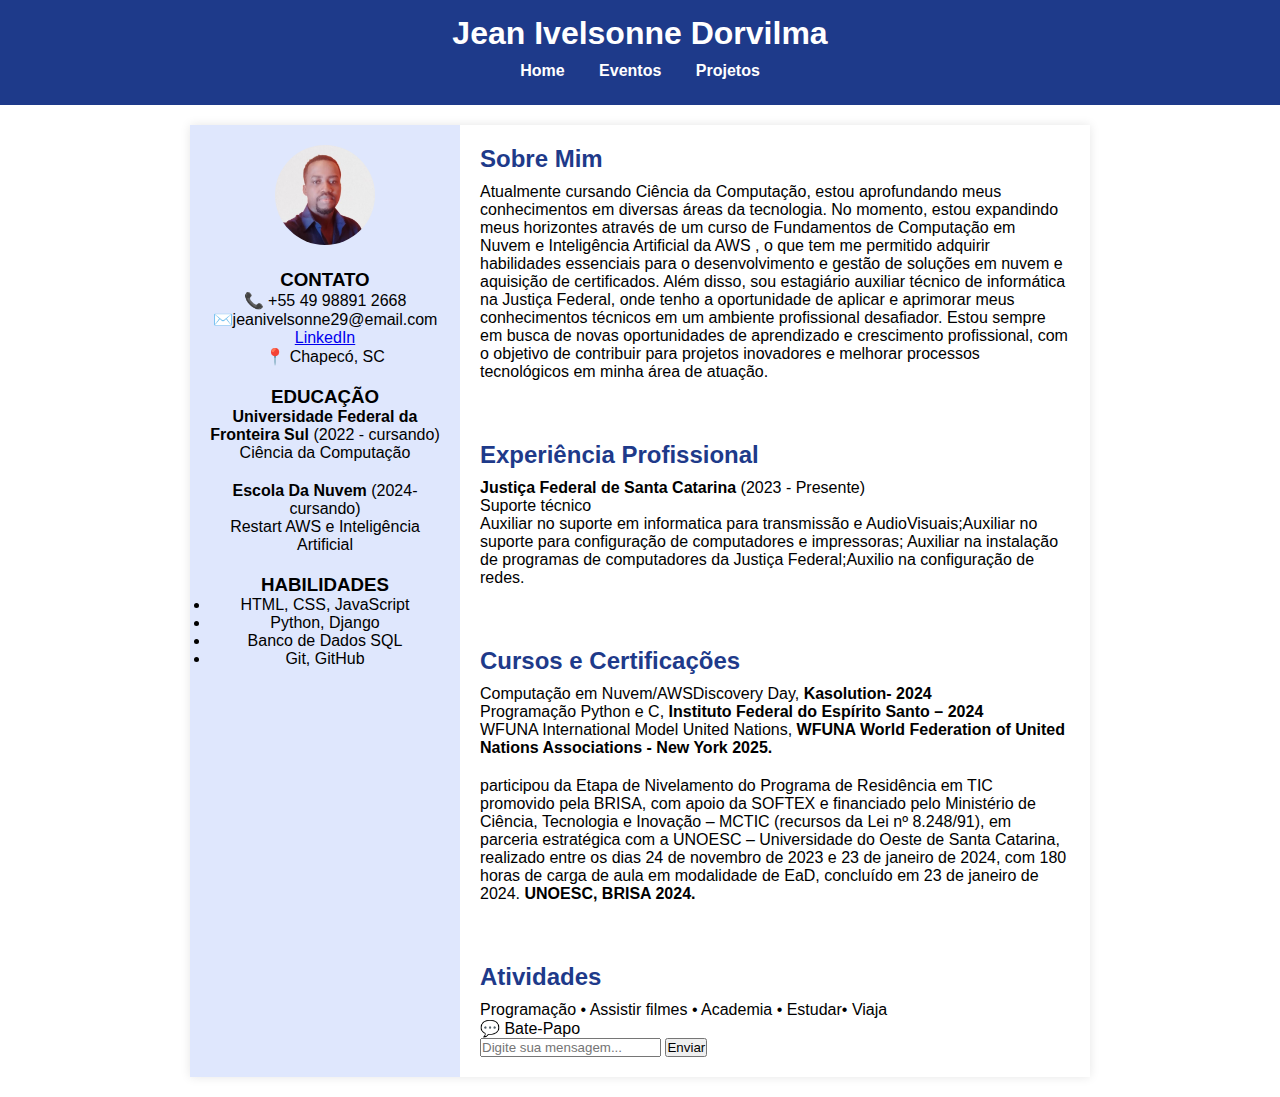
<file: index.html>
<!DOCTYPE html>
<html lang="en">
<head>
    <meta charset="UTF-8">
    <meta name="viewport" content="width=device-width, initial-scale=1.0">
    <title>Jean Ivelsonne - Portfólio</title>
    <link rel="stylesheet" href="styles.css">
</head>
<body>

    <!-- Cabeçalho com Menu -->
    <header class="main-header">
        <h1>Jean Ivelsonne Dorvilma</h1>
        <nav>
            <ul>
                <li><a href="index.html">Home</a></li>
                <li><a href="evento.html">Eventos</a></li>
                <li><a href="projetos.html">Projetos</a></li>
            </ul>
        </nav>
    </header>

    <div class="container">
        <!-- Barra Lateral -->
        <aside class="sidebar">
            <div class="profile-img">
                <img src="JEAN.jpg" alt="Jean Ivelsonne">
            </div>
            <section class="contact">
                <h3>CONTATO</h3>
                <p>📞 +55 49 98891 2668</p>
                <p>✉️jeanivelsonne29@email.com</p>
                <p> <a href="https://www.linkedin.com/in/jean-ivelsonne-dorvilma-1b4731140" target="_blank">LinkedIn</a></p>

                <p>📍 Chapecó, SC</p>
            </section>

            <section class="education">
                <h3>EDUCAÇÃO</h3>
                <p><strong>Universidade Federal da Fronteira Sul</strong> (2022 - cursando)</p>
                <p>Ciência da Computação</p>
            </section>

            <section class="education">
                
                <p><strong>Escola Da Nuvem</strong> (2024- cursando)</p>
                <p>Restart AWS e Inteligência Artificial</p>
            </section>

            <section class="skills">
                <h3>HABILIDADES</h3>
                <ul>
                    <li>HTML, CSS, JavaScript</li>
                    <li>Python, Django</li>
                    <li>Banco de Dados SQL</li>
                    <li>Git, GitHub</li>
                </ul>
            </section>
        </aside>   


        <!-- Conteúdo Principal -->
        <main class="content">
            <section class="profile">
                <h2>Sobre Mim</h2>
                <p>Atualmente cursando Ciência da Computação, estou aprofundando meus conhecimentos em diversas áreas da tecnologia. No momento, estou expandindo meus horizontes através de um curso de Fundamentos de Computação em Nuvem e Inteligência Artificial da AWS , o que tem me permitido adquirir habilidades essenciais para o desenvolvimento e gestão de soluções em nuvem e aquisição de certificados.

                    Além disso, sou estagiário auxiliar técnico de informática na Justiça Federal, onde tenho a oportunidade de aplicar e aprimorar meus conhecimentos técnicos em um ambiente profissional desafiador. 
                    
                    Estou sempre em busca de novas oportunidades de aprendizado e crescimento profissional, com o objetivo de contribuir para projetos inovadores e melhorar processos tecnológicos em minha área de atuação.</p>
            </section>

            <section class="work">
                <h2>Experiência Profissional</h2>
                <p><strong>Justiça Federal de Santa Catarina</strong> (2023 - Presente)</p>
                <p>Suporte técnico  </p>
                <p> Auxiliar no suporte em informatica para transmissão e AudioVisuais;Auxiliar no suporte para configuração de computadores e impressoras; Auxiliar na instalação de programas de computadores da Justiça Federal;Auxilio na configuração de redes.</p>

                
            </section>


            <section>

                <h2 class= "cursos"> Cursos e Certificações  </h2>
                <p>  Computação em Nuvem/AWSDiscovery
                    Day, <strong>Kasolution- 2024  </strong>  </p>

                <p>  Programação Python e C, <strong> Instituto Federal
                    do Espírito Santo – 2024   </strong></p>


                    <p>   WFUNA International Model United Nations,  <strong>WFUNA World Federation of United Nations Associations - New York 2025. </strong>  </p>
                    

                    <p class="pcertification"> participou da Etapa de Nivelamento do Programa de Residência em TIC promovido pela 
                        BRISA, com apoio da SOFTEX e financiado pelo Ministério de Ciência, Tecnologia e Inovação – MCTIC (recursos da Lei nº 8.248/91), em parceria estratégica com a UNOESC – 
                        Universidade do Oeste de Santa Catarina, realizado entre os dias 24 de novembro de 2023 e 
                        23 de janeiro de 2024, com 180 horas de carga de aula em modalidade de EaD, concluído 
                        em 23 de janeiro de 2024.  <strong>  UNOESC, BRISA 2024. </strong></p>

            </section>



            <section>
                <h2 class="atividade">  Atividades         </h2>
                <p> Programação • Assistir filmes • Academia • Estudar• Viaja</p>



            </section>




            <!-- Chatbox -->
<div id="chat-container">
    <div id="chat-header">💬 Bate-Papo</div>
    <div id="chat-body">
        <ul id="chat-messages"></ul>
    </div>
    <div id="chat-footer">
        <input type="text" id="chat-input" placeholder="Digite sua mensagem..." />
        <button onclick="sendMessage()">Enviar</button>
    </div>
</div>


        </main>
    </div>

</body>
</html>
</file>
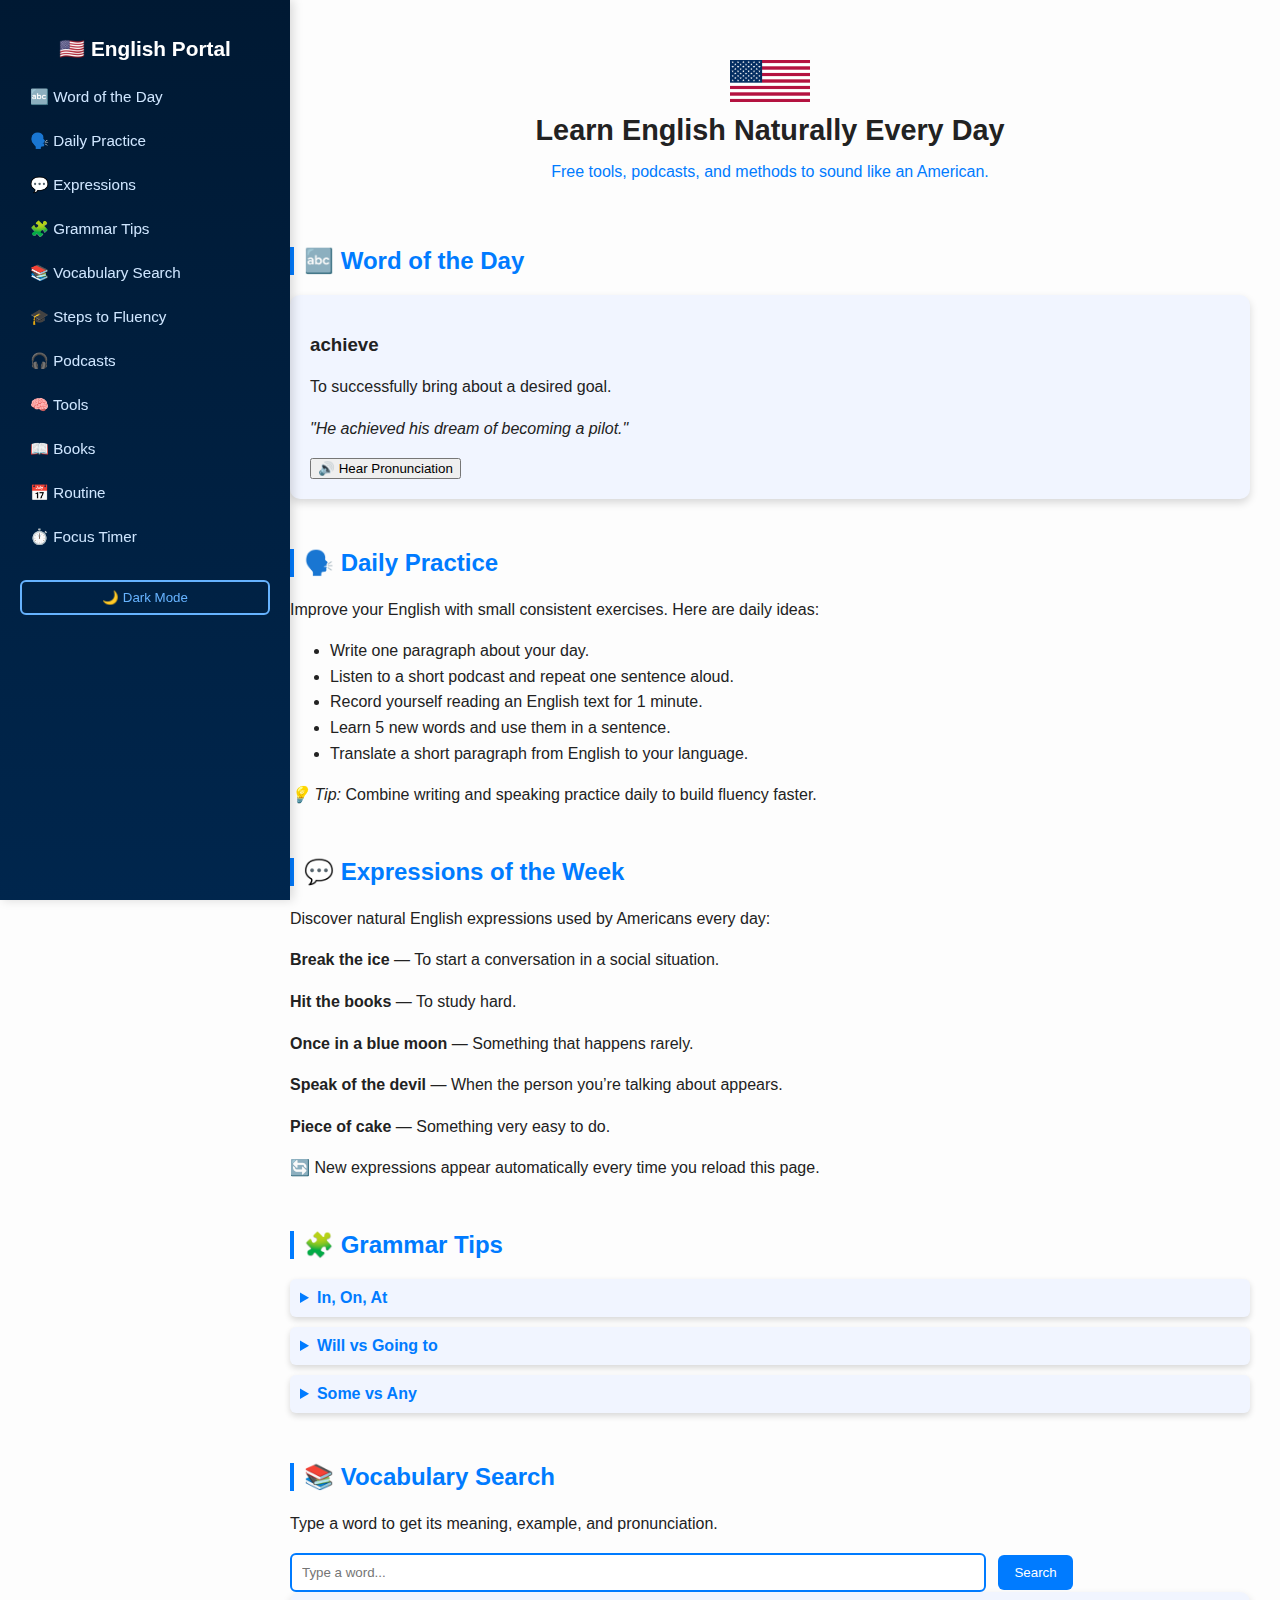
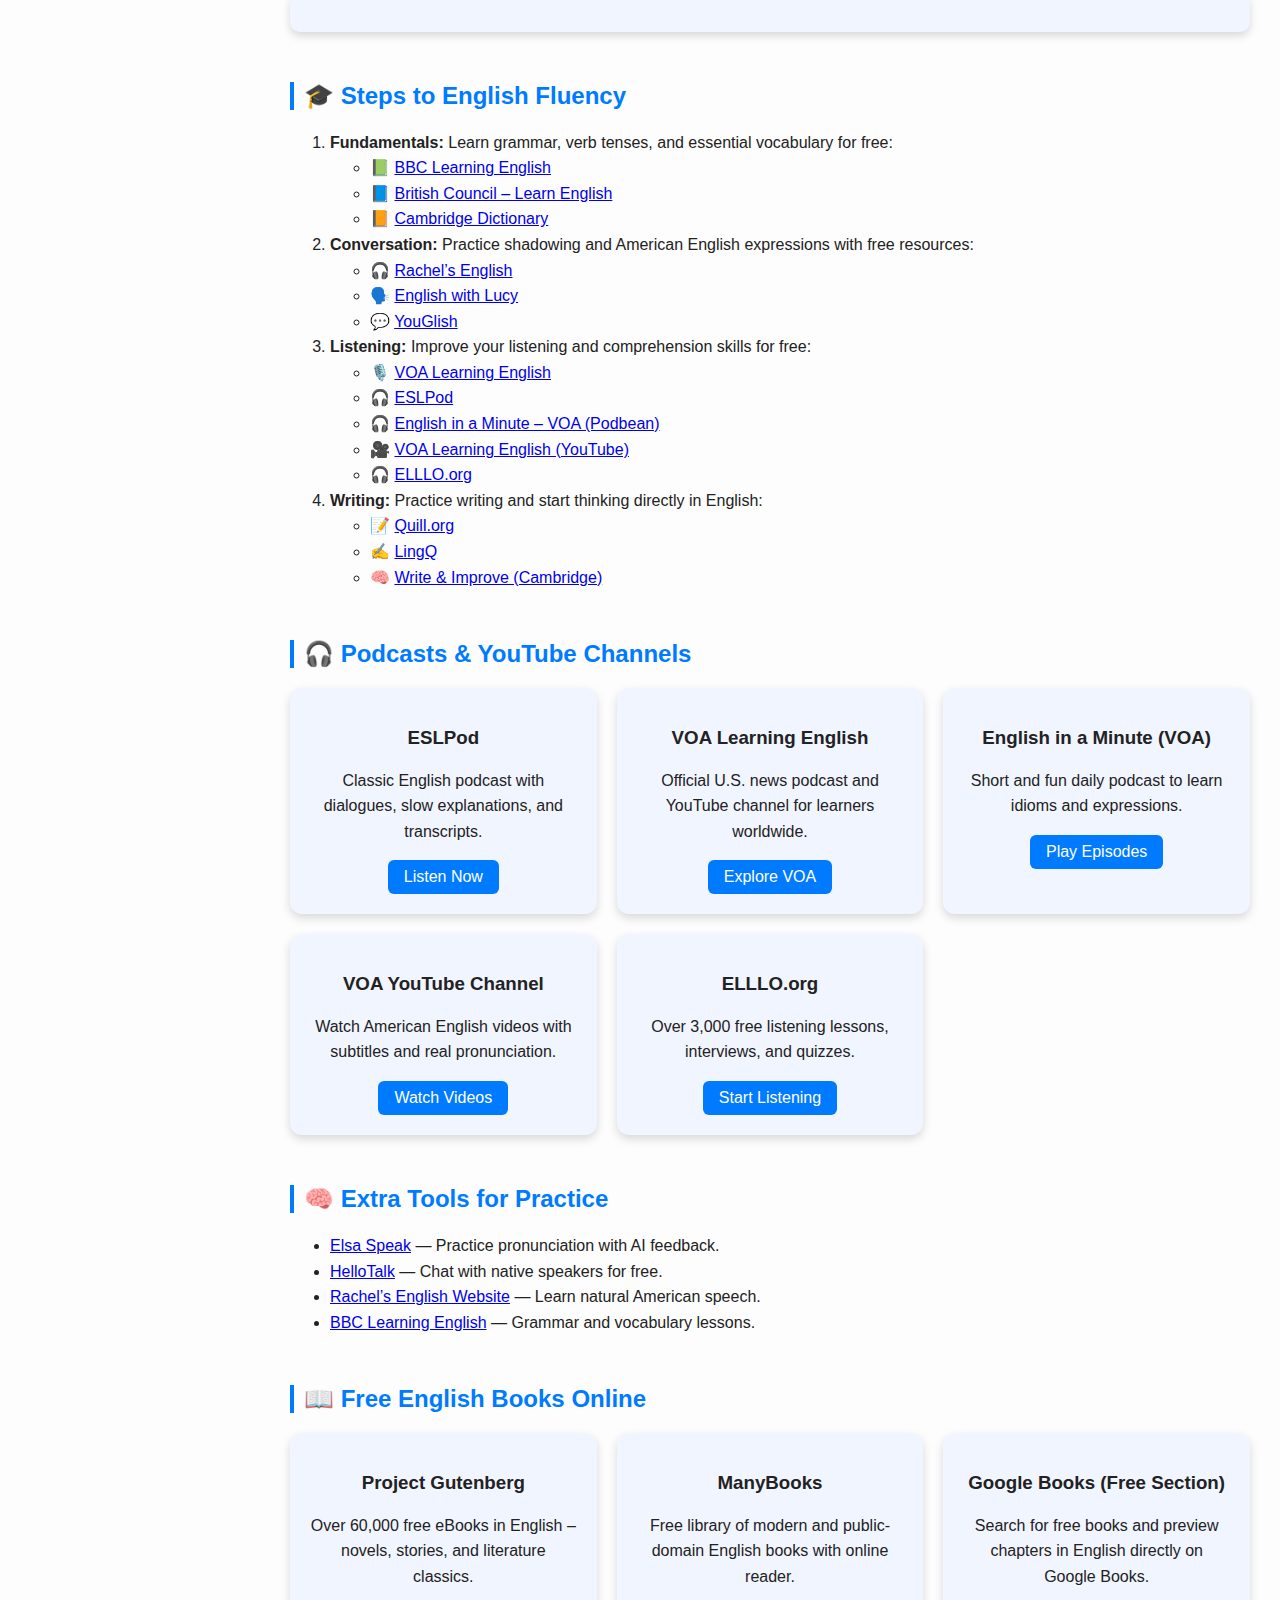
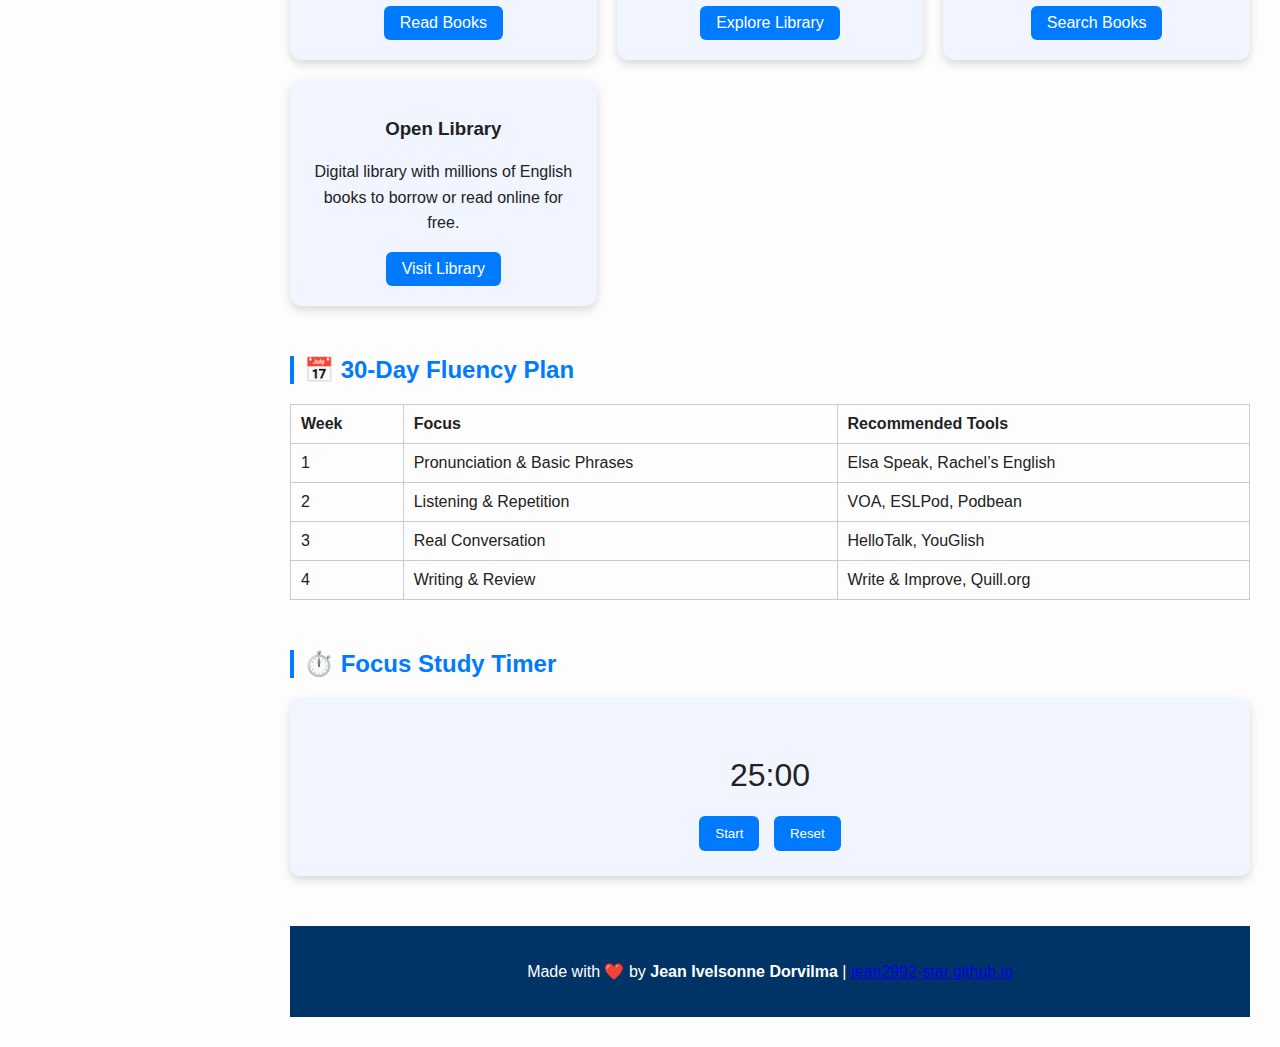
<file: english.html>
<!DOCTYPE html>
<html lang="en">
<head>
  <meta charset="UTF-8">
  <meta name="viewport" content="width=device-width, initial-scale=1.0">
  <title>English Portal 2.0 - Learn English Naturally</title>
  <link rel="stylesheet" href="css/english.css">
  <script src="script/english.js" defer></script>
  <link rel="icon" type="image/png" href="images/usflag.png">
</head>

<body>
  <!-- SIDEBAR MENU -->
  <aside class="sidebar">
    <h2>🇺🇸 English Portal</h2>
    <nav>
      <ul>
        <li><a href="#wordofday">🔤 Word of the Day</a></li>
        <li><a href="#practice">🗣️ Daily Practice</a></li>
        <li><a href="#expressions">💬 Expressions</a></li>
        <li><a href="#grammar">🧩 Grammar Tips</a></li>
        <li><a href="#vocabularysearch">📚 Vocabulary Search</a></li>
        <li><a href="#steps">🎓 Steps to Fluency</a></li>
        <li><a href="#podcasts">🎧 Podcasts</a></li>
        <li><a href="#tools">🧠 Tools</a></li>
        <li><a href="#books">📖 Books</a></li>
        <li><a href="#routine">📅 Routine</a></li>
        <li><a href="#timer">⏱️ Focus Timer</a></li>
      </ul>
    </nav>
    <button id="theme-toggle">🌙 Dark Mode</button>
  </aside>

  <!-- MAIN CONTENT -->
  <main>
    <header class="hero">
      <img src="images/usflag.png" alt="USA Flag" class="flag">
      <h1>Learn English Naturally Every Day</h1>
      <p>Free tools, podcasts, and methods to sound like an American.</p>
    </header>

    <!-- 1️⃣ WORD OF THE DAY -->
    <section id="wordofday" class="section">
      <h2>🔤 Word of the Day</h2>
      <div id="word-box">
        <h3 id="word">Loading...</h3>
        <p id="definition"></p>
        <p><em id="example"></em></p>
        <button id="audio-btn">🔊 Hear Pronunciation</button>
      </div>
    </section>

    <!-- 2️⃣ DAILY PRACTICE -->
    <section id="practice" class="section">
      <h2>🗣️ Daily Practice</h2>
      <p>Improve your English with small consistent exercises. Here are daily ideas:</p>
      <ul id="practice-list">
        <li>Write one paragraph about your day.</li>
        <li>Listen to a short podcast and repeat one sentence aloud.</li>
        <li>Record yourself reading an English text for 1 minute.</li>
        <li>Learn 5 new words and use them in a sentence.</li>
        <li>Translate a short paragraph from English to your language.</li>
      </ul>
      <p><i>💡 Tip:</i> Combine writing and speaking practice daily to build fluency faster.</p>
    </section>

    <!-- 3️⃣ EXPRESSIONS -->
    <section id="expressions" class="section">
      <h2>💬 Expressions of the Week</h2>
      <p>Discover natural English expressions used by Americans every day:</p>
      <div id="expression-list">
        <p><b>Break the ice</b> — To start a conversation in a social situation.</p>
        <p><b>Hit the books</b> — To study hard.</p>
        <p><b>Piece of cake</b> — Something very easy to do.</p>
        <p><b>Once in a blue moon</b> — Something that happens rarely.</p>
        <p><b>Speak of the devil</b> — When the person you’re talking about appears.</p>
      </div>
      <p class="note">🔄 New expressions appear automatically every time you reload this page.</p>
    </section>

    <!-- 4️⃣ GRAMMAR TIPS -->
    <section id="grammar" class="section">
      <h2>🧩 Grammar Tips</h2>
      <p>Learn key grammar differences with examples:</p>

      <details>
        <summary>Do vs Make</summary>
        <p>Use <b>do</b> for actions (do homework) and <b>make</b> for creating (make a cake).</p>
      </details>

      <details>
        <summary>Some vs Any</summary>
        <p>Use <b>some</b> in positive sentences and <b>any</b> in negatives or questions.</p>
      </details>

      <details>
        <summary>Since vs For</summary>
        <p>Use <b>since</b> for start points (since 2020) and <b>for</b> for durations (for 2 years).</p>
      </details>

      <p class="note">💡 Three random grammar tips will refresh dynamically each visit.</p>
    </section>

    <!-- 5️⃣ VOCABULARY SEARCH -->
    <section id="vocabularysearch" class="section">
      <h2>📚 Vocabulary Search</h2>
      <p>Type a word to get its meaning, example, and pronunciation.</p>
      <input type="text" id="searchWord" placeholder="Type a word..." />
      <button id="searchBtn">Search</button>
      <div id="result"></div>
    </section>

    <!-- 6️⃣ STEPS TO FLUENCY -->
    <section id="steps" class="section">
      <h2>🎓 Steps to English Fluency</h2>
      <ol>
        <li>
          <strong>Fundamentals:</strong> Learn grammar, verb tenses, and essential vocabulary for free:
          <ul>
            <li>📗 <a href="https://www.bbc.co.uk/learningenglish" target="_blank">BBC Learning English</a></li>
            <li>📘 <a href="https://learnenglish.britishcouncil.org/" target="_blank">British Council – Learn English</a></li>
            <li>📙 <a href="https://dictionary.cambridge.org/" target="_blank">Cambridge Dictionary</a></li>
          </ul>
        </li>

        <li>
          <strong>Conversation:</strong> Practice shadowing and American English expressions with free resources:
          <ul>
            <li>🎧 <a href="https://www.youtube.com/@rachelsenglish" target="_blank">Rachel’s English</a></li>
            <li>🗣️ <a href="https://www.youtube.com/@englishwithlucy" target="_blank">English with Lucy</a></li>
            <li>💬 <a href="https://youglish.com/" target="_blank">YouGlish</a></li>
          </ul>
        </li>

        <li>
          <strong>Listening:</strong> Improve your listening and comprehension skills for free:
          <ul>
            <li>🎙️ <a href="https://learningenglish.voanews.com/z/1689" target="_blank">VOA Learning English</a></li>
            <li>🎧 <a href="https://eslpod.com/" target="_blank">ESLPod</a></li>
            <li>🎧 <a href="https://www.podbean.com/podcast-detail/yht34-41a86/English-in-a-Minute---VOA-Learning-English-Podcast" target="_blank">English in a Minute – VOA (Podbean)</a></li>
            <li>🎥 <a href="https://www.youtube.com/@voalearningenglish" target="_blank">VOA Learning English (YouTube)</a></li>
            <li>🎧 <a href="https://elllo.org/" target="_blank">ELLLO.org</a></li>
          </ul>
        </li>

        <li>
          <strong>Writing:</strong> Practice writing and start thinking directly in English:
          <ul>
            <li>📝 <a href="https://www.quill.org/" target="_blank">Quill.org</a></li>
            <li>✍️ <a href="https://www.lingq.com/en/" target="_blank">LingQ</a></li>
            <li>🧠 <a href="https://writeandimprove.com/" target="_blank">Write & Improve (Cambridge)</a></li>
          </ul>
        </li>
      </ol>
    </section>

    <!-- PODCASTS -->
    <section id="podcasts" class="section">
      <h2>🎧 Podcasts & YouTube Channels</h2>
      <div class="podcast-grid">
        <div class="pod-card">
          <h3>ESLPod</h3>
          <p>Classic English podcast with dialogues, slow explanations, and transcripts.</p>
          <a href="https://eslpod.com/" target="_blank" class="btn">Listen Now</a>
        </div>
        <div class="pod-card">
          <h3>VOA Learning English</h3>
          <p>Official U.S. news podcast and YouTube channel for learners worldwide.</p>
          <a href="https://learningenglish.voanews.com/z/1689" target="_blank" class="btn">Explore VOA</a>
        </div>
        <div class="pod-card">
          <h3>English in a Minute (VOA)</h3>
          <p>Short and fun daily podcast to learn idioms and expressions.</p>
          <a href="https://www.podbean.com/podcast-detail/yht34-41a86/English-in-a-Minute---VOA-Learning-English-Podcast" target="_blank" class="btn">Play Episodes</a>
        </div>
        <div class="pod-card">
          <h3>VOA YouTube Channel</h3>
          <p>Watch American English videos with subtitles and real pronunciation.</p>
          <a href="https://www.youtube.com/@voalearningenglish" target="_blank" class="btn">Watch Videos</a>
        </div>
        <div class="pod-card">
          <h3>ELLLO.org</h3>
          <p>Over 3,000 free listening lessons, interviews, and quizzes.</p>
          <a href="https://elllo.org/" target="_blank" class="btn">Start Listening</a>
        </div>
      </div>
    </section>

    <!-- TOOLS -->
    <section id="tools" class="section">
      <h2>🧠 Extra Tools for Practice</h2>
      <ul>
        <li><a href="https://www.elsaspeak.com" target="_blank">Elsa Speak</a> — Practice pronunciation with AI feedback.</li>
        <li><a href="https://www.hellotalk.com" target="_blank">HelloTalk</a> — Chat with native speakers for free.</li>
        <li><a href="https://rachelsenglish.com" target="_blank">Rachel’s English Website</a> — Learn natural American speech.</li>
        <li><a href="https://www.bbc.co.uk/learningenglish" target="_blank">BBC Learning English</a> — Grammar and vocabulary lessons.</li>
      </ul>
    </section>

    <!-- BOOKS -->
    <section id="books" class="section">
      <h2>📖 Free English Books Online</h2>
      <div class="book-grid">
        <div class="book-card">
          <h3>Project Gutenberg</h3>
          <p>Over 60,000 free eBooks in English – novels, stories, and literature classics.</p>
          <a href="https://www.gutenberg.org/" target="_blank" class="btn">Read Books</a>
        </div>
        <div class="book-card">
          <h3>ManyBooks</h3>
          <p>Free library of modern and public-domain English books with online reader.</p>
          <a href="https://manybooks.net/language/English" target="_blank" class="btn">Explore Library</a>
        </div>
        <div class="book-card">
          <h3>Google Books (Free Section)</h3>
          <p>Search for free books and preview chapters in English directly on Google Books.</p>
          <a href="https://books.google.com/?lr=lang_en" target="_blank" class="btn">Search Books</a>
        </div>
        <div class="book-card">
          <h3>Open Library</h3>
          <p>Digital library with millions of English books to borrow or read online for free.</p>
          <a href="https://openlibrary.org/" target="_blank" class="btn">Visit Library</a>
        </div>
      </div>
    </section>

    <!-- ROUTINE -->
    <section id="routine" class="section">
      <h2>📅 30-Day Fluency Plan</h2>
      <table>
        <tr><th>Week</th><th>Focus</th><th>Recommended Tools</th></tr>
        <tr><td>1</td><td>Pronunciation & Basic Phrases</td><td>Elsa Speak, Rachel’s English</td></tr>
        <tr><td>2</td><td>Listening & Repetition</td><td>VOA, ESLPod, Podbean</td></tr>
        <tr><td>3</td><td>Real Conversation</td><td>HelloTalk, YouGlish</td></tr>
        <tr><td>4</td><td>Writing & Review</td><td>Write & Improve, Quill.org</td></tr>
      </table>
    </section>

    <!-- TIMER -->
    <section id="timer" class="section">
      <h2>⏱️ Focus Study Timer</h2>
      <div id="timer-box">
        <p id="time">25:00</p>
        <button id="startTimer">Start</button>
        <button id="resetTimer">Reset</button>
      </div>
    </section>

    <footer>
      <p>Made with ❤️ by <b>Jean Ivelsonne Dorvilma</b> | 
      <a href="https://jean2992-star.github.io" target="_blank">jean2992-star.github.io</a></p>
    </footer>
  </main>
</body>
</html>
</file>
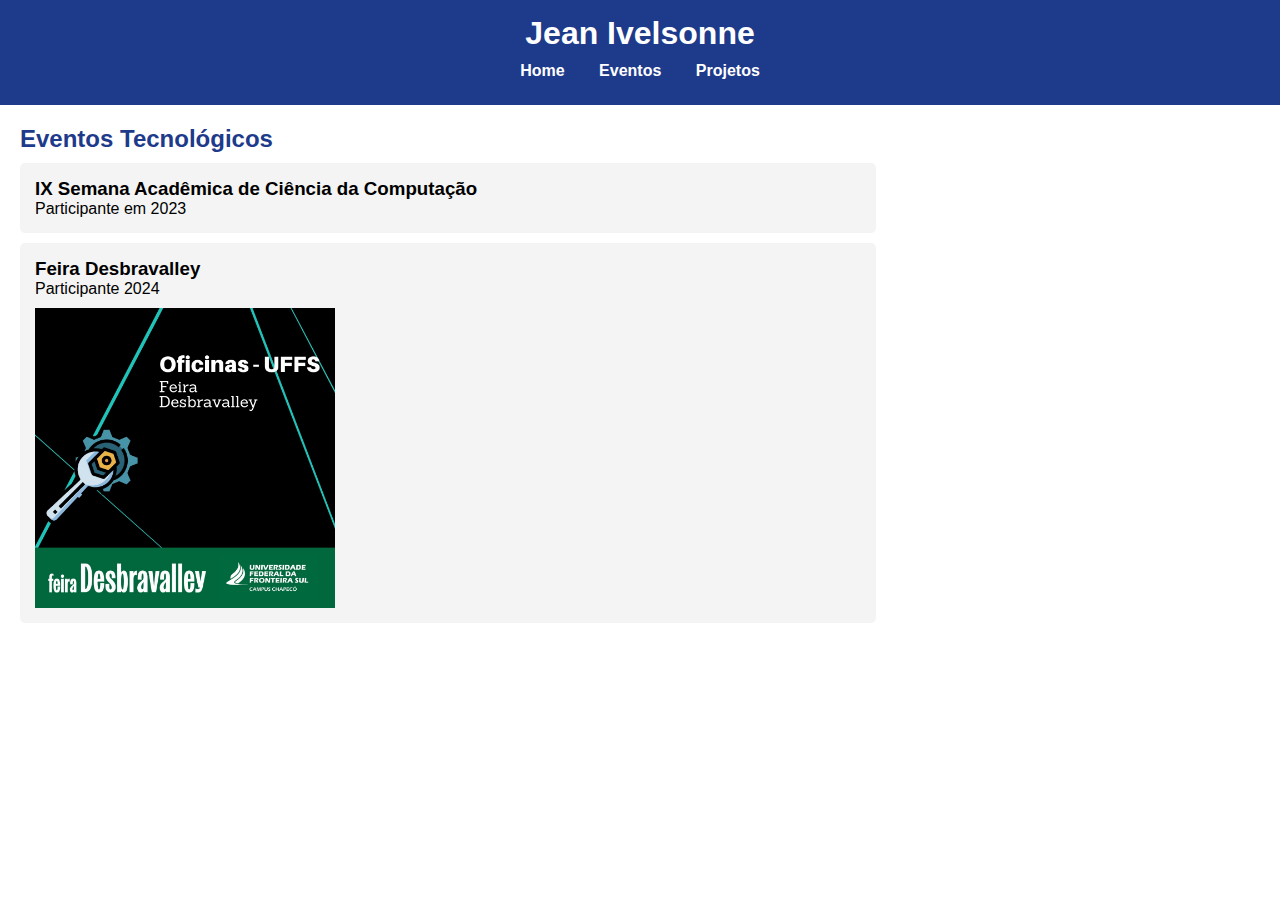
<file: evento.html>
<!DOCTYPE html>
<html lang="en">
<head>
    <meta charset="UTF-8">
    <meta name="viewport" content="width=device-width, initial-scale=1.0">
    <title>Eventos - Jean Ivelsonne</title>
    <link rel="stylesheet" href="styles.css">
</head>
<body>

    <header class="main-header">
        <h1>Jean Ivelsonne</h1>
        <nav>
            <ul>
                <li><a href="index.html">Home</a></li>
                <li><a href="evento.html">Eventos</a></li>
                <li><a href="projetos.html">Projetos</a></li>
            </ul>
        </nav>
    </header>

    <main class="content">
        <h2>Eventos Tecnológicos</h2>
        <div class="event">
            <h3> IX Semana Acadêmica de Ciência da Computação</h3>
            <p>Participante em 2023</p>
        </div>

        <div class="event">
            <h3>Feira Desbravalley</h3>
            <p>Participante 2024</p>
            <img src="desbravalley.jpg" alt="Foto do desbravalley">
        </div>
    </main>

</body>
</html>
</file>
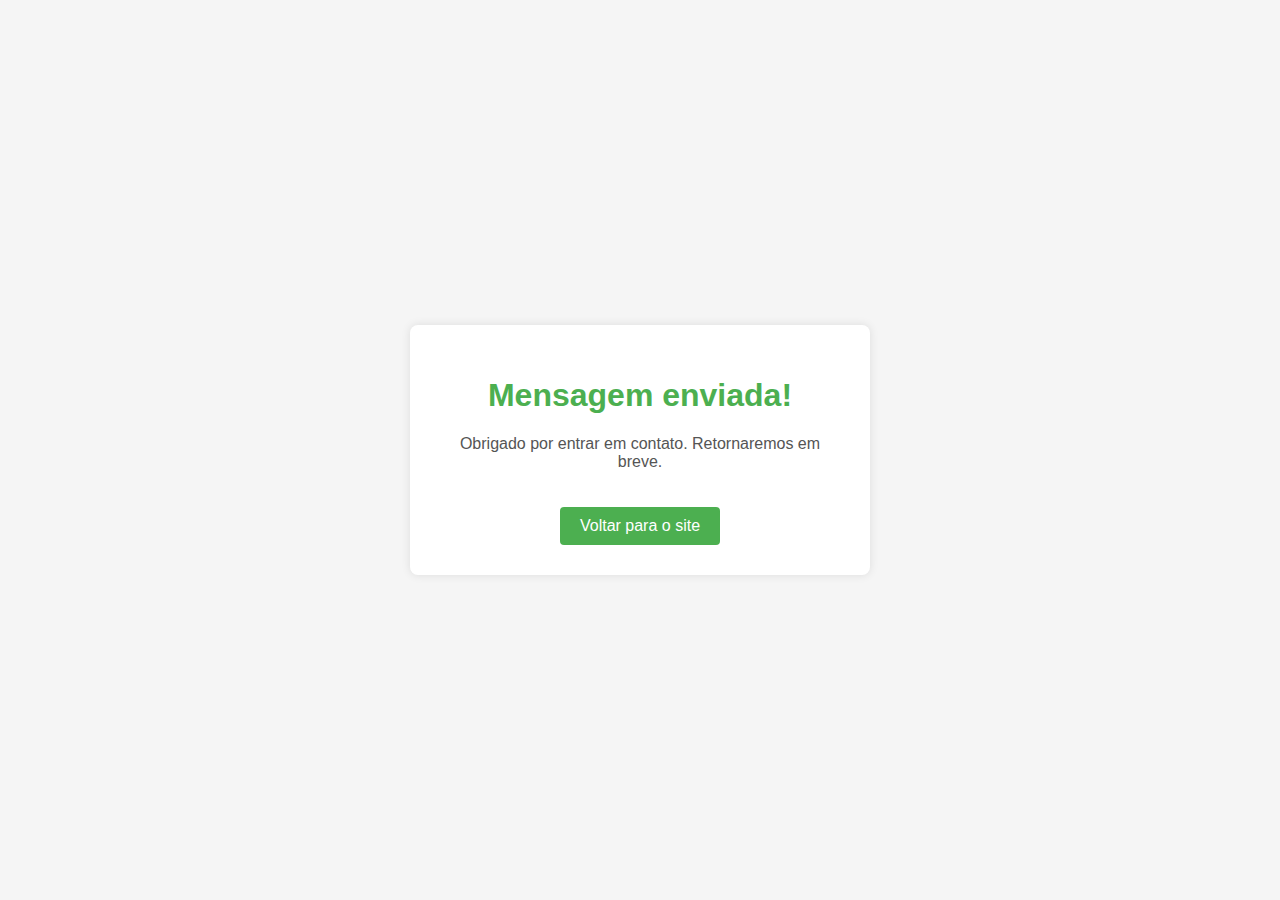
<file: obrigado.html>
<!DOCTYPE html>
<html lang="pt-BR">
<head>
  <meta charset="UTF-8">
  <meta name="viewport" content="width=device-width, initial-scale=1.0">
  <title>Obrigado pelo contato!</title>
   <link rel="stylesheet" href="obrigado.css"/>

</head>
<body>
  <div class="container">
    <h1>Mensagem enviada!</h1>
    <p>Obrigado por entrar em contato. Retornaremos em breve.</p>
    <a href="index.html">Voltar para o site</a>
  </div>
</body>
</html>
</file>
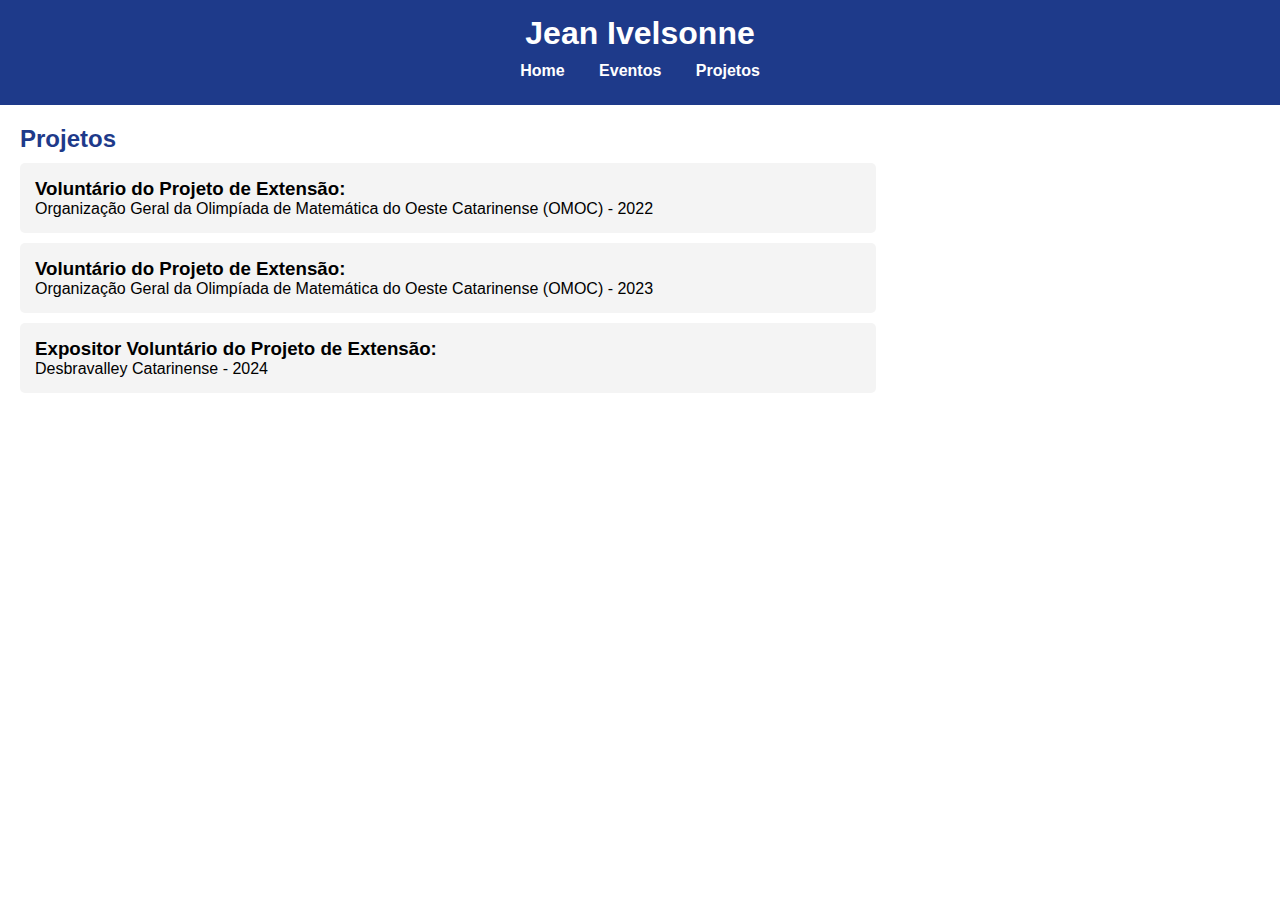
<file: projetos.html>
<!DOCTYPE html>
<html lang="en">
<head>
    <meta charset="UTF-8">
    <meta name="viewport" content="width=device-width, initial-scale=1.0">
    <title>Projetos - Jean Ivelsonne</title>
    <link rel="stylesheet" href="styles.css">
</head>
<body>

    <header class="main-header">
        <h1>Jean Ivelsonne</h1>
        <nav>
            <ul>
                <li><a href="index.html">Home</a></li>
                <li><a href="eventos.html">Eventos</a></li>
                <li><a href="projetos.html">Projetos</a></li>
            </ul>
        </nav>
    </header>

    <main class="content">
        <h2>Projetos</h2>

        <div class="project">
            <h3> Voluntário do Projeto de Extensão:</h3>
            <p>Organização Geral da Olimpíada de Matemática do Oeste  
                Catarinense (OMOC) - 2022</p>
        </div>

        <div class="project">
            <h3>Voluntário do Projeto de Extensão:</h3>
            <p>Organização Geral da Olimpíada de Matemática do Oeste  
                Catarinense (OMOC) - 2023</p>
        </div>

        <div class="project">
            <h3>Expositor Voluntário do Projeto de Extensão:</h3>
            <p>Desbravalley Catarinense - 2024</p>
        </div>


    </main>

</body>
</html>
</file>
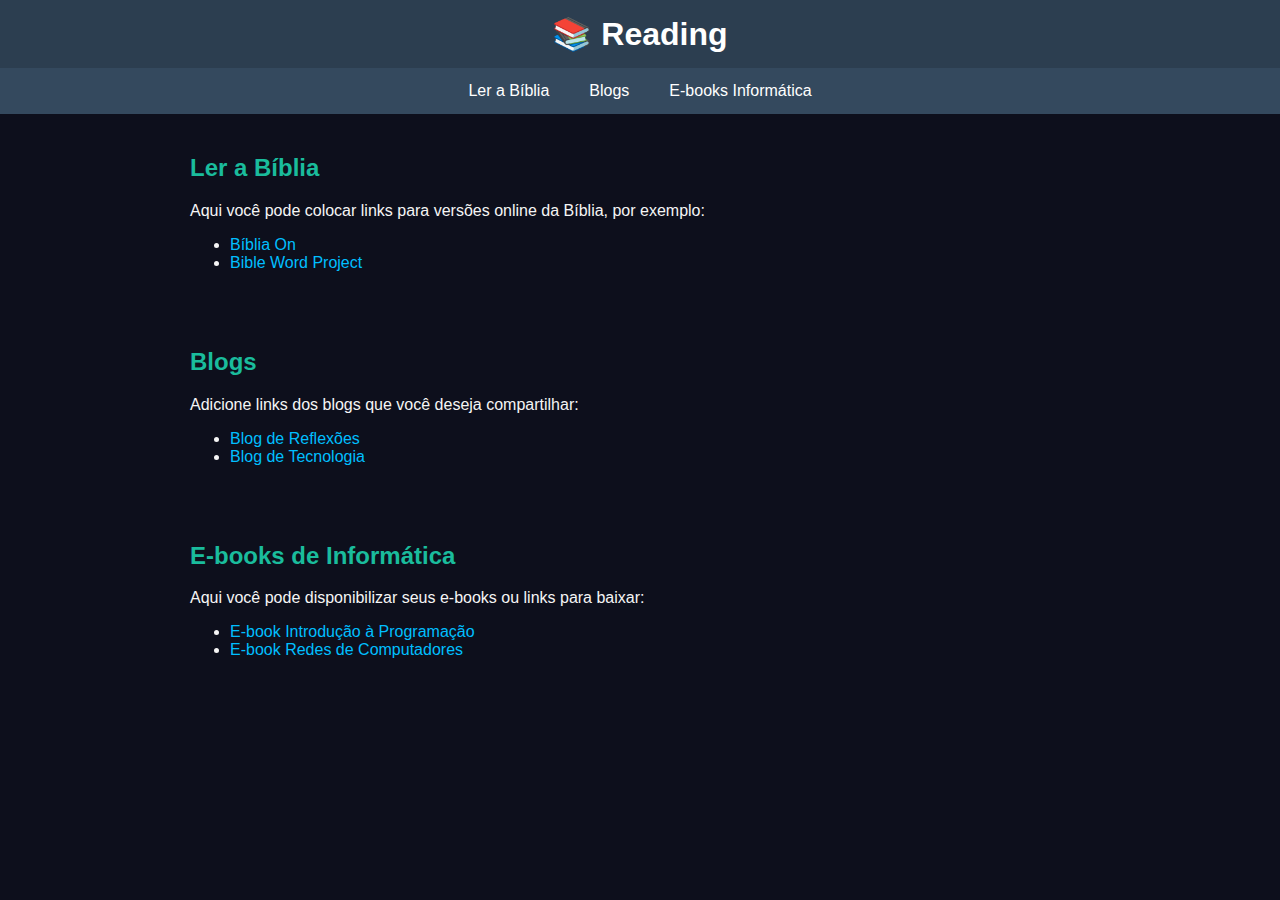
<file: read.html>
<!DOCTYPE html>
<html lang="pt-BR">
<head>
  <meta charset="UTF-8">
  <meta name="viewport" content="width=device-width, initial-scale=1.0">
  <title>Read - Biblioteca Online</title>
  <!-- Link para o CSS externo -->
  <link rel="stylesheet" href="css/read.css">
</head>
<body>
  <header>
    <h1>📚 Reading</h1>
  </header>

  <nav>
    <a href="https://www.wordproject.org" target="_blank">Ler a Bíblia</a>
    <a href="https://www.infosweet.com.br/" target="_blank">Blogs</a>
    <a href="#ebooks" target="_blank">E-books Informática</a>
  </nav>

  <section id="biblia">
    <h2>Ler a Bíblia</h2>
    <p>Aqui você pode colocar links para versões online da Bíblia, por exemplo:</p>
    <ul >
      <li><a href="https://www.bibliaon.com/genesis_2/" target="_blank">Bíblia On</a></li>
      <li><a href="https://www.wordproject.org/bibles/fr/index.htm" target="_blank">Bible Word Project</a></li>
    </ul>
  </section>

  <section id="blogs">
    <h2>Blogs</h2>
    <p>Adicione links dos blogs que você deseja compartilhar:</p>
    <ul>
      <li><a href="https://www.infosweet.com.br/" target="_blank">Blog de Reflexões</a></li>
      <li><a href="https://infosweet.com.br/category/tecnologia/" target="_blank">Blog de Tecnologia</a></li>
    </ul>
  </section>

  <section id="ebooks">
    <h2>E-books de Informática</h2>
    <p>Aqui você pode disponibilizar seus e-books ou links para baixar:</p>
    <ul>
      <li><a href="https://freecomputerbooks.com/" target="_blank">E-book Introdução à Programação</a></li>
      <li><a href="https://freecomputerbooks.com/networkCategory.html" target="_blank">E-book Redes de Computadores</a></li>
    </ul>
  </section>
</body>
</html>
</file>
<file: css/english.css>
/* ========= ROOT VARIABLES ========= */
:root {
  --bg: #fdfdfd;
  --text: #222;
  --header-bg: #003366;
  --accent: #007bff;
  --card-bg: #f1f5ff;
  --shadow: rgba(0, 0, 0, 0.15);
}

/* ========= GLOBAL ========= */
body {
  font-family: 'Inter', sans-serif;
  margin: 0;
  display: flex;
  background-color: var(--bg);
  color: var(--text);
  transition: 0.4s;
}

/* ========= SIDEBAR ========= */
.sidebar {
  width: 250px;
  background: linear-gradient(180deg, #001933, #00264d);
  color: #fff;
  position: fixed;
  top: 0;
  bottom: 0;
  padding: 20px;
  box-shadow: 3px 0 10px var(--shadow);
  overflow-y: auto;
}

.sidebar h2 {
  text-align: center;
  font-size: 1.3rem;
  margin-bottom: 1.2rem;
}

.sidebar ul {
  list-style: none;
  padding: 0;
  margin: 0;
}

.sidebar ul li {
  margin: 10px 0;
}

.sidebar ul li a {
  color: #cfe6ff;
  text-decoration: none;
  font-size: 0.95rem;
  display: block;
  padding: 8px 10px;
  border-radius: 6px;
  transition: background 0.3s;
}

.sidebar ul li a:hover {
  background-color: rgba(255, 255, 255, 0.15);
  color: #fff;
}

#theme-toggle {
  margin-top: 1rem;
  width: 100%;
  border: 2px solid #66b3ff;
  background: none;
  color: #66b3ff;
  padding: 8px;
  border-radius: 6px;
  cursor: pointer;
  transition: 0.3s;
}

#theme-toggle:hover {
  background: #66b3ff;
  color: #001933;
}

/* ========= MAIN AREA ========= */
main {
  margin-left: 260px;
  padding: 30px;
  flex: 1;
}

.hero {
  text-align: center;
  padding: 30px 10px;
}

.hero .flag {
  width: 80px;
  height: auto;
}

.hero h1 {
  font-size: 1.8rem;
  margin: 0.5rem 0;
}

.hero p {
  font-size: 1rem;
  color: var(--accent);
}

/* ========= SECTIONS ========= */
.section {
  margin-bottom: 50px;
}

.section h2 {
  color: var(--accent);
  border-left: 4px solid var(--accent);
  padding-left: 10px;
  margin-bottom: 20px;
}

.section p, 
.section li {
  line-height: 1.6;
}

/* ========= BUTTONS ========= */
.btn {
  display: inline-block;
  background: var(--accent);
  color: white;
  padding: 8px 16px;
  border-radius: 6px;
  text-decoration: none;
  transition: 0.3s;
}

.btn:hover {
  background: #005dc1;
}

/* ========= GRIDS ========= */
.podcast-grid,
.book-grid,
.vocab-grid {
  display: grid;
  grid-template-columns: repeat(auto-fit, minmax(230px, 1fr));
  gap: 20px;
  margin-top: 15px;
}

/* ========= CARDS ========= */
.pod-card,
.book-card,
.vocab-card {
  background-color: var(--card-bg);
  padding: 20px;
  border-radius: 12px;
  text-align: center;
  box-shadow: 0 4px 10px var(--shadow);
  transition: transform 0.3s, background 0.3s;
}

.pod-card:hover,
.book-card:hover,
.vocab-card:hover {
  transform: translateY(-5px);
  background-color: #e8f0ff;
}

/* ========= TABLE ========= */
table {
  width: 100%;
  border-collapse: collapse;
  margin-top: 15px;
}

th, td {
  border: 1px solid #ccc;
  padding: 10px;
  text-align: left;
}

/* ========= FOOTER ========= */
footer {
  text-align: center;
  background-color: var(--header-bg);
  color: white;
  padding: 20px;
  margin-top: 50px;
}

/* ========= DARK MODE ========= */
body.dark {
  --bg: #0a0a0a;
  --text: #eaeaea;
  --header-bg: #0d1a26;
  --accent: #66b3ff;
  --card-bg: #1a1a1a;
  --shadow: rgba(255, 255, 255, 0.08);
}

body.dark .sidebar {
  background: linear-gradient(180deg, #000814, #001d3d);
}

body.dark a {
  color: #80bfff;
}

body.dark .btn {
  background: #3388ff;
}

body.dark .btn:hover {
  background: #5ca8ff;
}

body.dark .pod-card:hover,
body.dark .vocab-card:hover,
body.dark .book-card:hover {
  background-color: #222;
}

/* ========= WORD BOX / VOCAB SEARCH ========= */
#word-box, #result {
  background-color: var(--card-bg);
  border-radius: 10px;
  padding: 20px;
  box-shadow: 0 4px 8px var(--shadow);
}

#searchWord {
  width: 70%;
  padding: 10px;
  border: 2px solid var(--accent);
  border-radius: 6px;
}

#searchBtn {
  padding: 10px 16px;
  margin-left: 8px;
  background-color: var(--accent);
  border: none;
  color: white;
  border-radius: 6px;
  cursor: pointer;
  transition: 0.3s;
}

#searchBtn:hover {
  background-color: #005dc1;
}

/* ========= TIMER ========= */
#timer-box {
  background-color: var(--card-bg);
  padding: 20px;
  border-radius: 10px;
  text-align: center;
  box-shadow: 0 4px 10px var(--shadow);
}

#time {
  font-size: 2rem;
  margin-bottom: 10px;
}

#startTimer, #resetTimer {
  padding: 10px 16px;
  margin: 5px;
  background: var(--accent);
  border: none;
  color: white;
  border-radius: 6px;
  cursor: pointer;
}

#startTimer:hover, #resetTimer:hover {
  background: #005dc1;
}

/* ========= DETAILS (GRAMMAR) ========= */
details {
  background-color: var(--card-bg);
  margin: 10px 0;
  padding: 10px;
  border-radius: 6px;
  box-shadow: 0 3px 6px var(--shadow);
}

summary {
  cursor: pointer;
  font-weight: bold;
  color: var(--accent);
}

details p {
  margin-left: 15px;
}

/* ========= RESPONSIVE ========= */
@media (max-width: 900px) {
  .sidebar {
    position: fixed;
    width: 200px;
  }

  main {
    margin-left: 210px;
    padding: 20px;
  }
}

@media (max-width: 700px) {
  .sidebar {
    display: none;
  }

  main {
    margin: 0;
    padding: 10px;
  }
}
</file>
<file: obrigado.css>
body {
      font-family: Arial, sans-serif;
      background: #f5f5f5;
      display: flex;
      justify-content: center;
      align-items: center;
      height: 100vh;
      margin: 0;
    }
    .container {
      background: white;
      padding: 30px;
      border-radius: 8px;
      box-shadow: 0 0 10px rgba(0,0,0,0.1);
      text-align: center;
      max-width: 400px;
    }
    h1 {
      color: #4CAF50;
    }
    p {
      color: #555;
    }
    a {
      display: inline-block;
      margin-top: 20px;
      padding: 10px 20px;
      background: #4CAF50;
      color: white;
      text-decoration: none;
      border-radius: 4px;
    }
    a:hover {
      background: #45a049;
    }
/* Pagina obrigado */
</file>
<file: css/read.css>
body {
  font-family: Arial, sans-serif;
  margin: 0;
  background: #0D0F1C; /* fundo da cor da imagem */
  color: #f5f5f5;      /* texto claro para contraste */
}

header {
  background: #2c3e50;
  padding: 15px;
  text-align: center;
}

header h1 {
  color: #fff;
  margin: 0;
}

nav {
  display: flex;
  justify-content: center;
  background: #34495e;
}

nav a {
  color: #fff;
  text-decoration: none;
  padding: 14px 20px;
  display: block;
  transition: background 0.3s;
}

nav a:hover {
  background: #1abc9c;
}

section {
  padding: 20px;
  max-width: 900px;
  margin: auto;
}

section h2 {
  color: #1abc9c;
}

/* 🔵 Links bonitos */
a {
  color: #00BFFF;         /* azul moderno */
  text-decoration: none;  /* sem sublinhado */
}

a:hover {
  color: #1abc9c;         /* verde água no hover */
  text-decoration: underline;
}
</file>
<file: styles.css>
/* Reset */
* {
    margin: 0;
    padding: 0;
    box-sizing: border-box;
    font-family: Arial, sans-serif;
}

/* Cabeçalho */
.main-header {
    background: #1E3A8A;
    color: white;
    padding: 15px;
    text-align: center;
}

.main-header nav ul {
    list-style: none;
    padding: 10px;
}

.main-header nav ul li {
    display: inline;
    margin: 0 15px;
}

.main-header nav ul li a {
    color: white;
    text-decoration: none;
    font-weight: bold;
}

/* Layout principal */
.container {
    display: flex;
    max-width: 900px;
    margin: 20px auto;
    background: white;
    box-shadow: 0px 0px 10px rgba(0, 0, 0, 0.1);
}

/* Barra Lateral */
.sidebar {
    width: 30%;
    background: #dfe7fd;
    padding: 20px;
    text-align: center;
}

.profile-img img {
    width: 100px;
    height: 100px;
    border-radius: 50%;
    margin-bottom: 20px;
}

.contact, .education, .skills {
    margin-bottom: 20px;
}

/* Conteúdo Principal */
.content {
    width: 70%;
    padding: 20px;
}

.content h2 {
    color: #1E3A8A;
    margin-bottom: 10px;
}

/* Seções de eventos e projetos */
.event, .project {
    background: #f4f4f4;
    padding: 15px;
    margin: 10px 0;
    border-radius: 5px;
}

.event img {
    width: 100%;
    max-width: 300px;
    display: block;
    margin-top: 10px;
}

/* Responsividade */
@media (max-width: 768px) {
    .container {
        flex-direction: column;
    }

    .sidebar, .content {
        width: 100%;
    }
}


.work, .cursos, .atividade {
    margin-top: 60px; /* Ajuste conforme necessário */
}

.pcertification{
    margin-top: 20px;
}
</file>
